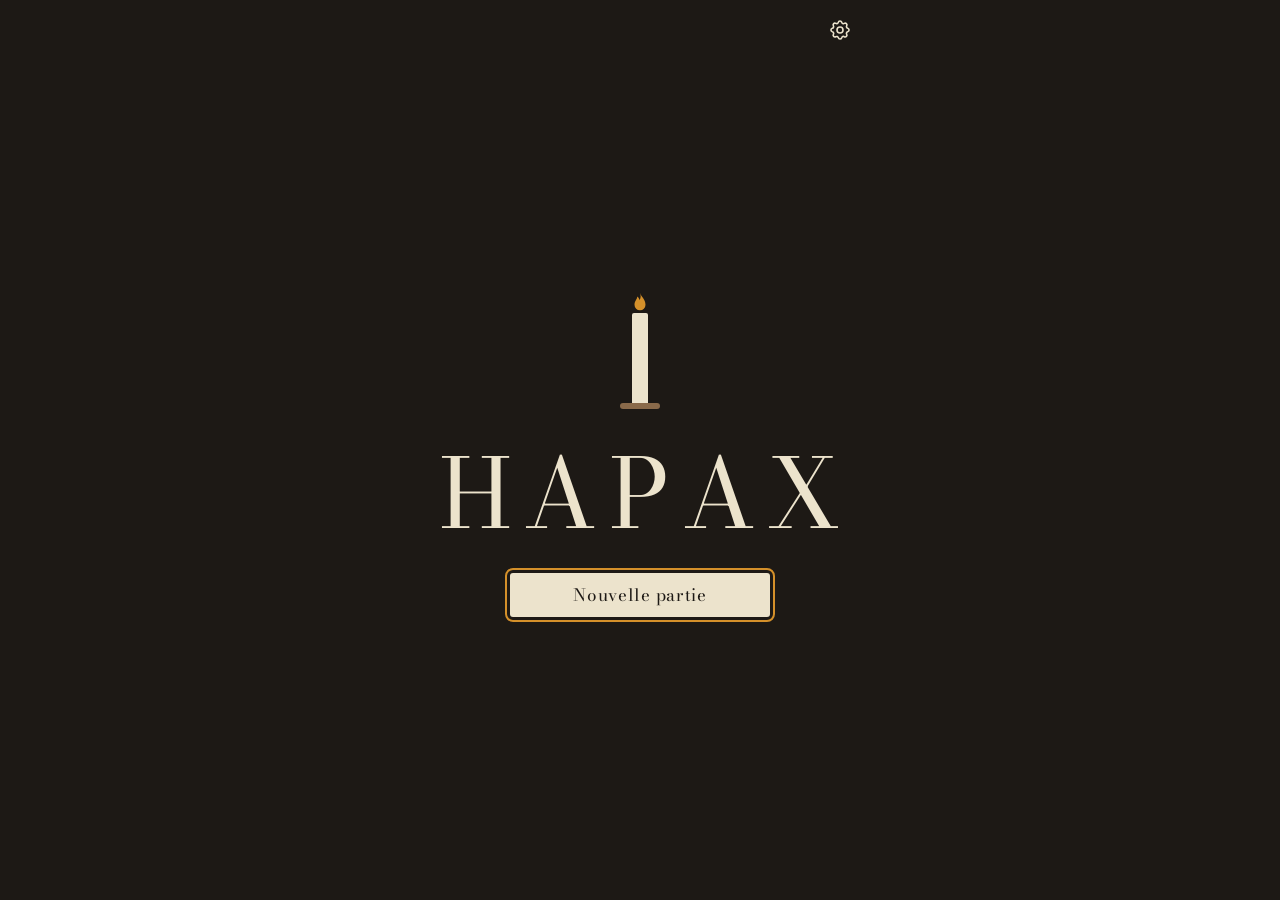
<file: index.html>
<!DOCTYPE html>
<html lang="fr">
<head>
<meta charset="utf-8">
<meta name="viewport" content="width=device-width, initial-scale=1, viewport-fit=cover, user-scalable=no">
<meta name="theme-color" content="#1d1915">
<title>HAPAX</title>
<link rel="icon" href="favicon.ico" sizes="any">
<link rel="icon" href="favicon.svg" type="image/svg+xml">
<link rel="apple-touch-icon" href="apple-touch-icon.png">
<meta property="og:title" content="HAPAX">
<meta property="og:image" content="og.png">
<link rel="stylesheet" href="js/lib/game.css?v=0.1.0">
<link rel="stylesheet" href="css/style.css?v=0.1.0">
</head>
<body>
<div class="jeu-ecran" id="ecran">

  <!-- Écran titre : pas de sous-titre (section 3) -->
  <section class="ecran titre" id="titre">
    <div class="titre-bougie" id="titre-bougie"></div>
    <h1>HAPAX</h1>
    <nav class="menu">
      <button class="bouton" id="continuer" hidden>Continuer</button>
      <button class="bouton" id="nouvelle">Nouvelle partie</button>
    </nav>
    <button class="icone titre-reglages" id="ouvrir-reglages" aria-label="Réglages">
      <svg viewBox="0 0 24 24" aria-hidden="true"><path d="M10.3 4.3c.4-1.8 2.9-1.8 3.4 0a1.7 1.7 0 0 0 2.6 1.1c1.5-.9 3.3.8 2.4 2.4a1.7 1.7 0 0 0 1 2.5c1.8.5 1.8 3 0 3.4a1.7 1.7 0 0 0-1 2.6c.9 1.5-.9 3.3-2.4 2.4a1.7 1.7 0 0 0-2.6 1c-.5 1.8-3 1.8-3.4 0a1.7 1.7 0 0 0-2.5-1c-1.6.9-3.3-.9-2.4-2.4a1.7 1.7 0 0 0-1.1-2.6c-1.8-.4-1.8-2.9 0-3.4a1.7 1.7 0 0 0 1.1-2.5c-.9-1.6.8-3.3 2.4-2.4 1 .6 2.3.1 2.5-1.1z"/><circle cx="12" cy="12" r="3"/></svg>
    </button>
  </section>

  <!-- Les visiteurs de la nuit : on en garde deux -->
  <section class="ecran visiteurs" id="visiteurs" hidden>
    <h2 class="heure">Trois visiteurs</h2>
    <p class="consigne" id="consigne-visiteurs">Garde-en deux.</p>
    <div class="visiteurs-liste" id="visiteurs-liste"></div>
    <button class="bouton" id="allumer" disabled>Allumer la bougie</button>
  </section>

  <!-- L'heure (la manche) -->
  <section class="ecran table" id="table" hidden>
    <header class="table-tete safe-top">
      <h2 class="heure" id="heure"></h2>
      <button class="icone" id="pause" aria-label="Pause">
        <svg viewBox="0 0 24 24" aria-hidden="true"><path d="M8 5v14M16 5v14"/></svg>
      </button>
    </header>
    <div class="jokers" id="jokers"></div>
    <div class="bureau">
      <div id="bougie"></div>
      <div class="compte">
        <p class="objectif">Il faut <span id="objectif"></span></p>
        <p class="score" id="score">0</p>
        <p class="calcul" id="calcul" aria-live="polite">&nbsp;</p>
      </div>
    </div>
    <div class="page" id="page" aria-live="polite"></div>
    <p class="message" id="message" role="status"></p>
    <div class="main" id="main"></div>
    <div class="gestes safe-bottom">
      <button class="bouton bouton-second" id="froisser">Froisser</button>
      <button class="bouton" id="ecrire">Écrire</button>
    </div>
  </section>

  <!-- La fin de l'heure -->
  <section class="ecran fin" id="fin" hidden>
    <h2 class="heure" id="fin-heure"></h2>
    <p class="fin-verdict" id="fin-verdict"></p>
    <p class="fin-score" id="fin-score"></p>
    <nav class="menu">
      <button class="bouton" id="autre-nuit">Une autre nuit</button>
      <button class="bouton bouton-second" id="fin-titre">Écran titre</button>
    </nav>
  </section>
</div>

<!-- Les boîtes de dialogue sont rattachées au body (section 17) -->
<dialog id="dialogue-pause" aria-label="Pause">
  <h2>Pause</h2>
  <div class="menu">
    <button class="bouton" id="reprendre">Reprendre</button>
    <button class="bouton bouton-second" id="pause-reglages">Réglages</button>
    <button class="bouton bouton-second" id="quitter">Écran titre</button>
  </div>
</dialog>

<dialog id="dialogue-reglages" aria-label="Réglages">
  <h2>Réglages</h2>
  <label class="curseur">Effets <input type="range" id="vol-effets" min="0" max="100" step="10"></label>
  <button class="bouton bouton-second" id="plein-ecran" hidden>Plein écran</button>
  <hr>
  <p class="version" id="version">v…</p>
  <details>
    <summary>Dernières versions</summary>
    <div id="changelog"></div>
  </details>
  <div class="menu">
    <button class="bouton bouton-second" id="exporter">Exporter la sauvegarde</button>
    <button class="bouton bouton-second" id="importer">Importer une sauvegarde</button>
  </div>
  <p class="liens"><a href="labo.html">Labo</a> · <a href="atelier.html">Atelier</a></p>
  <form method="dialog"><button class="bouton">Fermer</button></form>
</dialog>

<dialog id="dialogue-confirmer" aria-label="Confirmer">
  <p>Une nuit est en cours. La remplacer ?</p>
  <form method="dialog" class="menu">
    <button class="bouton" value="oui">Nouvelle partie</button>
    <button class="bouton bouton-second" value="non">Annuler</button>
  </form>
</dialog>

<div class="jeu-toast" id="toast" role="status" hidden></div>
<script type="module" src="js/main.js?v=0.1.0"></script>
</body>
</html>
</file>
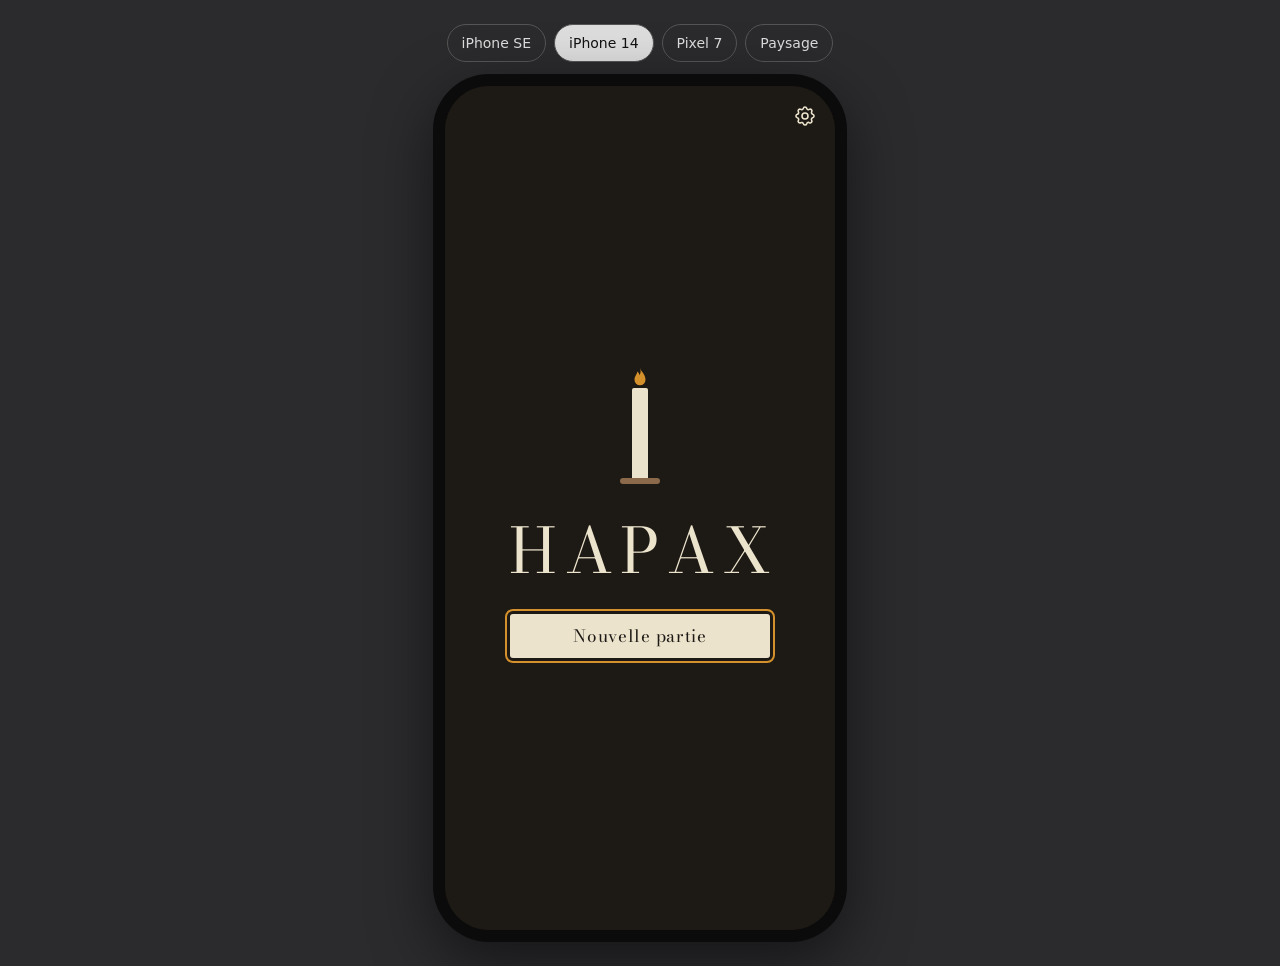
<file: apercu.html>
<!DOCTYPE html>
<html lang="fr">
<head>
<meta charset="utf-8">
<meta name="viewport" content="width=device-width, initial-scale=1">
<title>Aperçu téléphone — HAPAX</title>
<link rel="icon" href="favicon.svg" type="image/svg+xml">
<style>
  /* L'aperçu (section 20) : le jeu dans une iframe à la VRAIE taille d'un
     téléphone, jamais réduit par transform: scale() (qui ment sur les media
     queries, innerWidth et la taille des cibles). Sur une fenêtre trop
     courte, la page défile : le châssis ne rétrécit jamais. */
  html, body { margin: 0; min-height: 100%; background: #2b2b2e; font: 14px system-ui, sans-serif; color: #ddd; }
  body { display: grid; justify-items: center; gap: 12px; padding: 24px 12px; }
  .chassis { padding: 12px; border-radius: 56px; background: #0b0b0c; box-shadow: 0 20px 60px rgba(0,0,0,.5); }
  iframe { display: block; border: 0; border-radius: 44px; background: #000; }
  nav { display: flex; gap: 8px; flex-wrap: wrap; justify-content: center; }
  nav a { color: inherit; padding: 10px 14px; border: 1px solid #555; border-radius: 22px; text-decoration: none; }
  nav a[aria-current] { background: #ddd; color: #111; }
</style>
</head>
<body>
<nav id="formats"></nav>
<div class="chassis"><iframe id="jeu" title="HAPAX" allow="gamepad; fullscreen; autoplay"></iframe></div>
<script>
  const FORMATS = {
    'iphone-se': { w: 375, h: 667, nom: 'iPhone SE' },
    'iphone-14': { w: 390, h: 844, nom: 'iPhone 14' },
    'pixel-7': { w: 412, h: 915, nom: 'Pixel 7' },
    'paysage': { w: 844, h: 390, nom: 'Paysage' },
  };
  const p = new URLSearchParams(location.search);
  const choix = FORMATS[p.get('format')] ? p.get('format') : 'iphone-14';
  const f = FORMATS[choix];
  const jeu = document.getElementById('jeu');
  jeu.width = f.w; jeu.height = f.h;
  const cible = new URLSearchParams(location.search); cible.delete('format');
  jeu.src = 'index.html' + (cible.toString() ? '?' + cible : '');
  document.getElementById('formats').innerHTML = Object.entries(FORMATS).map(([k, v]) =>
    `<a href="?format=${k}"${k === choix ? ' aria-current="true"' : ''}>${v.nom}</a>`).join('');
</script>
</body>
</html>
</file>
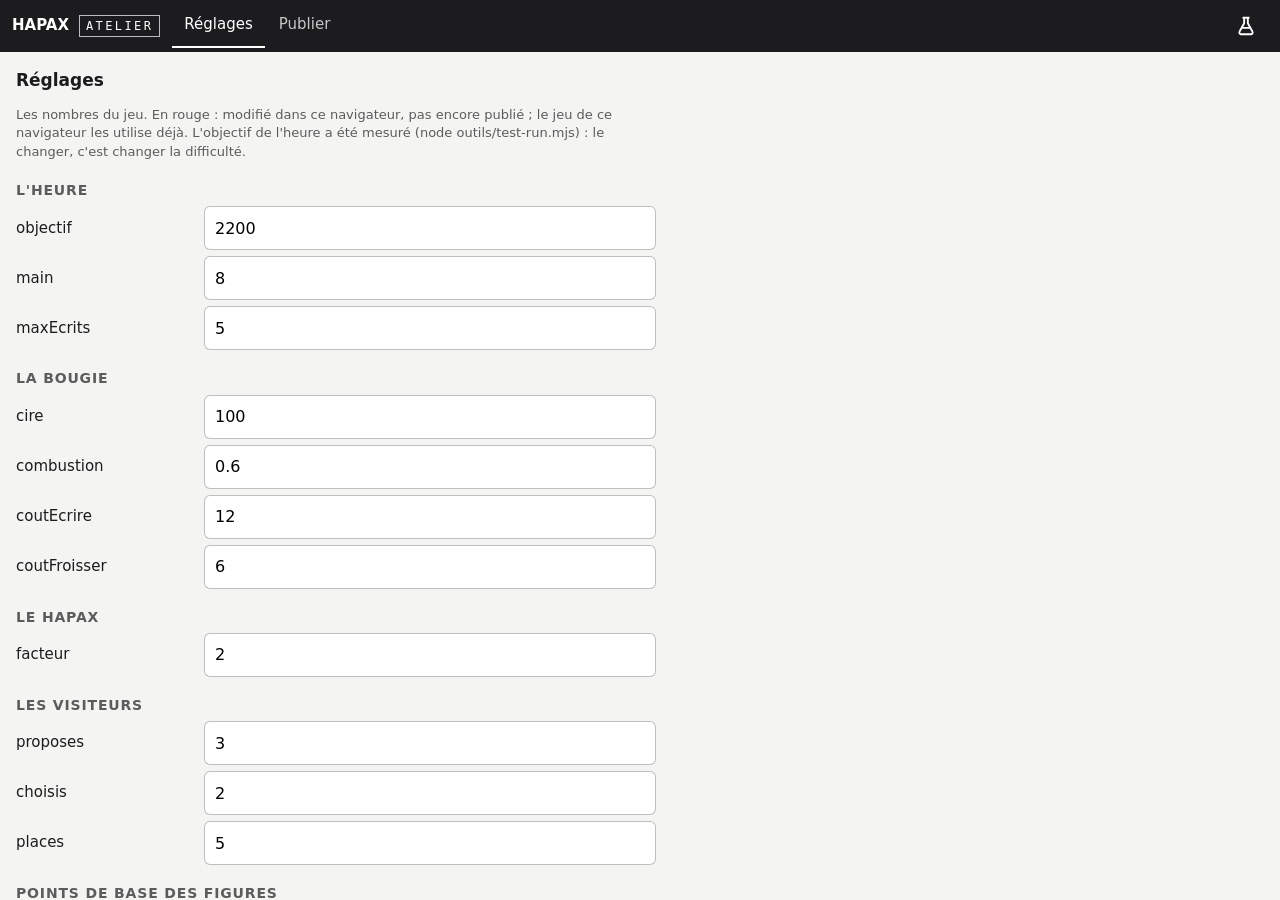
<file: atelier.html>
<!DOCTYPE html>
<html lang="fr">
<head>
<meta charset="utf-8">
<meta name="viewport" content="width=device-width, initial-scale=1, viewport-fit=cover">
<title>Atelier — HAPAX</title>
<link rel="icon" href="favicon-atelier.svg" type="image/svg+xml">
<link rel="stylesheet" href="css/atelier.css?v=0.1.0">
</head>
<body>
<div class="atelier">
  <header class="at-head">
    <a class="at-back" href="./"><span>HAPAX</span><span class="at-badge">ATELIER</span></a>
    <nav class="at-tabs" id="onglets"></nav>
    <span class="at-pending" id="a-publier"></span>
    <a class="at-tool" href="labo.html" aria-label="Labo" title="Labo">
      <svg viewBox="0 0 24 24" aria-hidden="true"><path d="M9 3h6M10 3v6l-5 9a2 2 0 0 0 2 3h10a2 2 0 0 0 2-3l-5-9V3M7.5 14h9"/></svg>
    </a>
  </header>
  <main class="at-work" id="travail"></main>
</div>
<div class="at-toast" id="toast" role="status" hidden></div>
<script type="module" src="js/atelier.js?v=0.1.0"></script>
</body>
</html>
</file>
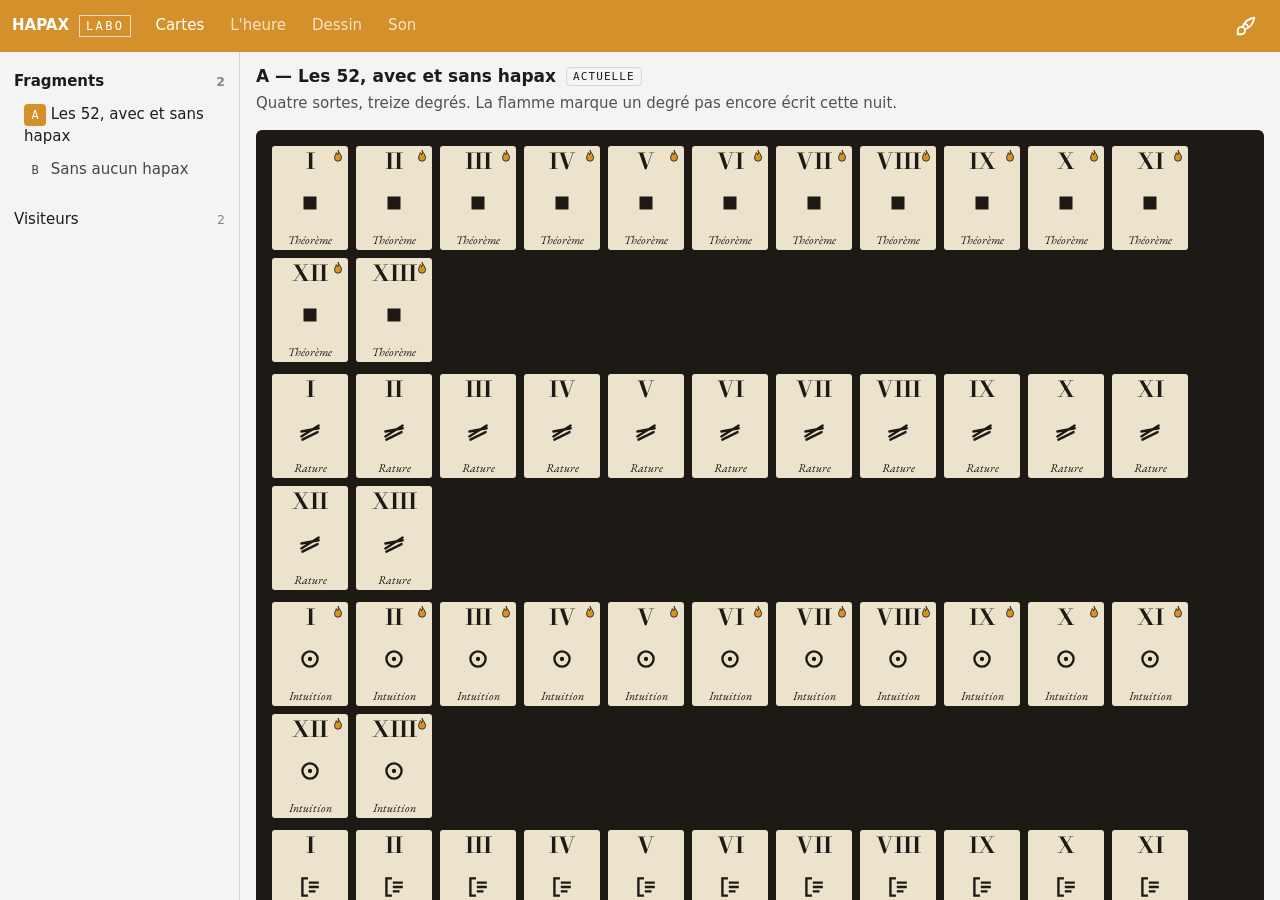
<file: labo.html>
<!DOCTYPE html>
<html lang="fr">
<head>
<meta charset="utf-8">
<meta name="viewport" content="width=device-width, initial-scale=1, viewport-fit=cover">
<title>Labo — HAPAX</title>
<link rel="icon" href="favicon-labo.svg" type="image/svg+xml">
<link rel="stylesheet" href="js/lib/labo-shell.css?v=0.1.0">
<link rel="stylesheet" href="css/style.css?v=0.1.0">
<style>
  /* Le labo montre les éléments du jeu sur la nuit du jeu */
  .scene { background: var(--jeu-fond); color: var(--jeu-encre); font-family: var(--jeu-police); padding: 16px; border-radius: 6px; display: grid; gap: 12px; }
  .scene .rangee { display: flex; flex-wrap: wrap; gap: 8px; align-items: flex-end; }
  .scene .rangee .fragment { width: 72px; }
  .scene .rangee .joker { width: 150px; }
  .scene figure { margin: 0; display: grid; justify-items: center; gap: 4px; font-size: 13px; }
  .scene .table { height: auto; padding: 0; }
  .nuancier { display: grid; grid-template-columns: repeat(auto-fill, minmax(140px, 1fr)); gap: 8px; }
  .nuancier div { padding: 12px; border-radius: 6px; font: 13px ui-monospace, monospace; }
  .labo-stage button.essai { min-height: 44px; padding: 0 14px; margin: 0 6px 6px 0; border: 1px solid rgba(0,0,0,.2); border-radius: 6px; background: #fff; font: inherit; }
  table.contraste { border-collapse: collapse; font: 13px ui-monospace, monospace; }
  table.contraste td, table.contraste th { border: 1px solid rgba(0,0,0,.12); padding: 6px 8px; text-align: center; }
</style>
</head>
<body>
<div id="labo"></div>
<script type="module" src="js/labo.js?v=0.1.0"></script>
</body>
</html>
</file>
<file: js/lib/game.css>
/* ─── Base CSS d'un jeu — partagé entre les jeux ───────────────────────────
   Source de vérité : supershivas/game-system/modules/game.css
   Applique la section 7 de CONVENTIONS.md : écran à hauteur fixe (100dvh),
   aucun geste laissé au navigateur, pixels nets, survol réservé aux souris,
   zones sûres des téléphones, saisie à 16 px (pas de zoom iOS), mouvement
   réduit respecté.

   Ce fichier ne porte AUCUNE couleur ni police : l'identité est au jeu
   (design system des jeux, à définir). Il lit des variables, avec des
   valeurs de repli :
     --jeu-fond  --jeu-encre  --jeu-accent  --jeu-police  --jeu-cible (44px)
   Classes : .jeu-ecran (conteneur plein écran), .jeu-canvas, .jeu-toast,
   .jeu-cache, .safe-top, .safe-bottom.
   ─────────────────────────────────────────────────────────────────────────── */

*, *::before, *::after { box-sizing: border-box; }

html, body {
  margin: 0;
  height: 100%;
  background: var(--jeu-fond, #000);
  color: var(--jeu-encre, #fff);
  font-family: var(--jeu-police, system-ui, sans-serif);
  overscroll-behavior: none;          /* pas de rechargement en tirant vers le bas */
  -webkit-text-size-adjust: 100%;
}

body {
  overflow: hidden;
  -webkit-user-select: none;
  user-select: none;                  /* pas de sélection de texte en jouant */
  -webkit-touch-callout: none;        /* pas de loupe ni de menu sur appui long (iOS) */
  -webkit-tap-highlight-color: transparent;
}

/* Le conteneur du jeu : toute la hauteur visible, barres mobiles comprises */
.jeu-ecran {
  position: fixed;
  inset: 0;
  height: 100dvh;
  overflow: hidden;
  touch-action: none;                 /* ni pince, ni défilement, ni double toucher */
}

.jeu-canvas,
canvas.pixel {
  image-rendering: pixelated;
  image-rendering: crisp-edges;
  display: block;
}

/* Les champs de saisie gardent la sélection, et 16 px pour éviter le zoom iOS */
input, textarea, select, [contenteditable="true"] {
  -webkit-user-select: text;
  user-select: text;
}
@media (max-width: 768px) {
  input:not([type]), input[type="text"], input[type="number"], input[type="search"],
  input[type="password"], input[type="url"], textarea, select {
    font-size: 16px !important;
  }
}

/* Cibles tactiles */
button, [role="button"], .cible {
  min-width: var(--jeu-cible, 44px);
  min-height: var(--jeu-cible, 44px);
  touch-action: manipulation;
}
button { font: inherit; color: inherit; cursor: pointer; }

/* Le survol ne porte aucune information : seulement pour les vraies souris */
@media (hover: none) {
  button:active { opacity: .7; }
}

/* Zones sûres (encoche, barre d'accueil) */
.safe-top { padding-top: env(safe-area-inset-top, 0px); }
.safe-bottom { padding-bottom: env(safe-area-inset-bottom, 0px); }

/* Boîtes de dialogue natives : toujours rattachées au body */
dialog { max-width: min(92vw, 520px); max-height: 90dvh; overflow: auto; }
dialog::backdrop { background: rgba(0, 0, 0, .6); }

/* Toast (mise à jour, sauvegarde importée…) */
.jeu-toast {
  position: fixed;
  left: 50%;
  bottom: calc(16px + env(safe-area-inset-bottom, 0px));
  transform: translateX(-50%);
  padding: 10px 16px;
  background: var(--jeu-encre, #fff);
  color: var(--jeu-fond, #000);
  font-size: 14px;
  z-index: 1000;
  pointer-events: none;
  transition: opacity .3s;
}
.jeu-toast[hidden] { display: block; opacity: 0; }

.jeu-cache { position: absolute !important; width: 1px; height: 1px; overflow: hidden; clip: rect(0 0 0 0); }

@media (prefers-reduced-motion: reduce) {
  *, *::before, *::after { animation-duration: .01ms !important; transition-duration: .01ms !important; }
}
</file>
<file: css/style.css>
/* L'habillage du jeu : papier, encre, flamme. Les couleurs viennent de
   js/palette.js (posées en variables --jeu-* par main.js au lancement) :
   aucune valeur de couleur ici. Une police d'identité (Bodoni Moda, la
   didone des années 1830) et une police de texte (EB Garamond), toutes deux
   dans fonts/ (section 5). */

@font-face { font-family: 'Bodoni Moda'; src: url('../fonts/bodoni-moda-latin-400-normal.woff2') format('woff2'); font-weight: 400; font-display: block; }
@font-face { font-family: 'Bodoni Moda'; src: url('../fonts/bodoni-moda-latin-700-normal.woff2') format('woff2'); font-weight: 700; font-display: block; }
@font-face { font-family: 'Bodoni Moda'; src: url('../fonts/bodoni-moda-latin-400-italic.woff2') format('woff2'); font-weight: 400; font-style: italic; font-display: block; }
@font-face { font-family: 'EB Garamond'; src: url('../fonts/eb-garamond-latin-400-normal.woff2') format('woff2'); font-weight: 400; font-display: swap; }
@font-face { font-family: 'EB Garamond'; src: url('../fonts/eb-garamond-latin-400-italic.woff2') format('woff2'); font-weight: 400; font-style: italic; font-display: swap; }
@font-face { font-family: 'EB Garamond'; src: url('../fonts/eb-garamond-latin-600-normal.woff2') format('woff2'); font-weight: 600; font-display: swap; }

:root {
  --jeu-cible: 44px;
  --jeu-police: 'EB Garamond', Georgia, serif;
  --titre-police: 'Bodoni Moda', 'Didot', Georgia, serif;
  /* Échelle déclarée une fois (section 5) */
  --pas: 8px;
  --t-s: 14px; --t-m: 17px; --t-l: 22px; --t-xl: 34px; --t-titre: clamp(48px, 16vmin, 96px);
  --rayon: 3px;
  --trait: 1px;
  --duree: .18s;
  --largeur: 460px;   /* la colonne du jeu : un téléphone, aussi sur bureau */
}

body { font-size: var(--t-m); }
.jeu-ecran { display: grid; justify-items: center; }

.ecran {
  width: min(100%, var(--largeur));
  height: 100dvh;
  padding: 0 calc(var(--pas) * 2);
}
.ecran[hidden] { display: none; }

/* ─── Communs ─────────────────────────────────────────────────────────────── */
.bouton {
  min-height: var(--jeu-cible);
  padding: 0 calc(var(--pas) * 2.5);
  background: var(--jeu-papier); color: var(--jeu-ecriture);
  border: 0; border-radius: var(--rayon);
  font-family: var(--titre-police); font-size: var(--t-m); letter-spacing: .04em;
}
.bouton-second { background: none; color: var(--jeu-encre); box-shadow: inset 0 0 0 var(--trait) var(--jeu-encre); }
.bouton:disabled { opacity: .45; cursor: default; }
.bouton:focus-visible, .icone:focus-visible, .fragment:focus-visible, .joker:focus-visible { outline: 2px solid var(--jeu-accent); outline-offset: 3px; }
@media (hover: hover) {
  .bouton:not(:disabled):hover { box-shadow: inset 0 0 0 2px var(--jeu-accent); }
  .fragment:hover, button.joker:hover { box-shadow: 0 0 0 2px var(--jeu-ombre); }
}
.icone { display: grid; place-items: center; width: var(--jeu-cible); height: var(--jeu-cible); padding: 0; background: none; border: 0; color: var(--jeu-encre); }
.icone svg { width: 24px; height: 24px; fill: none; stroke: currentColor; stroke-width: 1.6; stroke-linecap: round; stroke-linejoin: round; }
.menu { display: grid; gap: var(--pas); min-width: min(260px, 80vw); }
.heure { margin: 0; font: italic 400 var(--t-l)/1.2 var(--titre-police); color: var(--jeu-encre); }
.consigne { margin: 0; font-style: italic; }

/* ─── Écran titre ─────────────────────────────────────────────────────────── */
.titre { display: grid; place-content: center; justify-items: center; gap: calc(var(--pas) * 4); position: relative; }
.titre h1 { margin: 0; font: 400 var(--t-titre)/1 var(--titre-police); letter-spacing: .12em; padding-left: .12em; }
.titre-reglages { position: absolute; top: calc(var(--pas) + env(safe-area-inset-top, 0px)); right: var(--pas); }
.titre-bougie .bougie { --haut: 90px; }

/* ─── Visiteurs ───────────────────────────────────────────────────────────── */
.visiteurs { display: grid; align-content: center; justify-items: center; gap: calc(var(--pas) * 2); text-align: center; }
.visiteurs-liste { display: grid; gap: var(--pas); width: 100%; }

/* ─── Un visiteur ─────────────────────────────────────────────────────────── */
.joker {
  display: grid; align-content: start; gap: 2px;
  padding: 6px 8px; min-width: 0;
  background: none; color: var(--jeu-encre);
  border: var(--trait) solid var(--jeu-ombre); border-radius: var(--rayon);
  text-align: left; font-family: var(--jeu-police);
}
.joker-nom { font: 400 var(--t-s)/1.15 var(--titre-police); }
.joker-effet { font-size: var(--t-s); line-height: 1.2; }
.joker-grand { padding: var(--pas) calc(var(--pas) * 1.5); min-height: 64px; }
.joker-grand .joker-nom { font-size: var(--t-m); }
.joker-note { font-style: italic; font-size: var(--t-s); opacity: .8; }
.joker.est-choisi { border-color: var(--jeu-accent); box-shadow: inset 0 0 0 1px var(--jeu-accent); }
.joker.agit { animation: agit .22s ease-out; border-color: var(--jeu-accent); }
@keyframes agit { 40% { transform: translateY(-4px); } }

/* ─── L'heure ─────────────────────────────────────────────────────────────── */
.table {
  display: grid;
  grid-template-rows: auto auto auto minmax(92px, 1fr) auto auto;
  grid-template-columns: minmax(0, 1fr);
  grid-template-areas: "tete" "jokers" "bureau" "page" "main" "gestes";
  gap: var(--pas);
}
.table-tete { grid-area: tete; display: flex; justify-content: space-between; align-items: center; min-height: var(--jeu-cible); }
.jokers { grid-area: jokers; display: grid; grid-template-columns: repeat(auto-fill, minmax(118px, 1fr)); gap: 6px; min-height: 52px; }

.bureau .bougie { --haut: 80px; }
.bureau { grid-area: bureau; display: grid; grid-template-columns: 56px 1fr; align-items: end; gap: calc(var(--pas) * 2); }
.compte { display: grid; gap: 2px; }
.compte p { margin: 0; }
.objectif { font-style: italic; }
.objectif span { font-style: normal; font-family: var(--titre-police); }
.score { font: 400 var(--t-xl)/1.1 var(--titre-police); font-variant-numeric: tabular-nums; }
.calcul { min-height: 1.4em; font-size: var(--t-l); font-variant-numeric: lining-nums tabular-nums; }  /* Garamond : le × de Bodoni se lit comme un point */
.calcul .nom-figure { font: italic 400 var(--t-m) var(--titre-police); margin-right: .5em; }
.calcul.est-total { color: var(--jeu-accent); }

/* La page : ce qu'on vient d'écrire, le temps de la séquence */
.page { grid-area: page; display: flex; justify-content: center; align-items: flex-start; gap: 6px; min-height: 92px; padding-top: 4px; }
.page .fragment { width: 52px; }
.page .fragment.compte-pas { opacity: .45; }
.page .fragment.marque { box-shadow: 0 0 0 2px var(--jeu-accent); }
.gain { position: absolute; bottom: -22px; left: 0; right: 0; text-align: center; font: 600 var(--t-m)/1 var(--jeu-police); color: var(--jeu-encre); }  /* Garamond : le + de Bodoni se lit comme un point */
.gain.est-hapax { color: var(--jeu-accent); }

.message { grid-area: page; align-self: end; margin: 0; min-height: 1.3em; text-align: center; font-style: italic; font-size: var(--t-s); }

/* La main : deux rangées de quatre */
.main { grid-area: main; display: grid; grid-template-columns: repeat(4, minmax(0, 1fr)); gap: var(--pas); }
.gestes { grid-area: gestes; display: grid; grid-template-columns: 1fr 1fr; gap: var(--pas); padding-bottom: calc(var(--pas) * 2); }
.gestes .bouton { display: grid; line-height: 1.1; padding-top: 4px; padding-bottom: 4px; }
.gestes small { font-family: var(--jeu-police); font-size: var(--t-s); font-style: italic; letter-spacing: 0; opacity: .8; }

/* ─── Un fragment ─────────────────────────────────────────────────────────── */
.fragment {
  position: relative;
  display: grid; grid-template-rows: auto 1fr auto; justify-items: center; align-items: center;
  aspect-ratio: 3 / 4; min-width: 0; padding: 4px 2px;
  background: var(--jeu-papier); color: var(--jeu-ecriture);
  border: 0; border-radius: var(--rayon);
  font-family: var(--jeu-police);
  transition: transform var(--duree) ease-out;
}
.fragment-degre { font: 700 var(--t-l)/1 var(--titre-police); }
.fragment-signe { display: grid; }
.fragment-sorte { font-size: 12px; font-style: italic; line-height: 1; }
.fragment-hapax { position: absolute; top: 3px; right: 3px; display: grid; }
.fragment-hapax svg { fill: var(--jeu-accent); stroke: var(--jeu-ecriture); stroke-width: 1.4; }
.fragment.est-choisi { transform: translateY(-8px); box-shadow: 0 0 0 3px var(--jeu-accent); }
.page .fragment .fragment-sorte { display: none; }
.page .fragment .fragment-degre { font-size: var(--t-m); }

/* ─── La bougie ───────────────────────────────────────────────────────────── */
.bougie { --haut: 120px; --cire: 1; position: relative; width: 56px; height: calc(var(--haut) + 40px); }
.bougie-cierge {
  position: absolute; left: 50%; bottom: 10px; width: 16px; margin-left: -8px;
  height: calc(var(--cire) * var(--haut)); min-height: 2px;
  background: var(--jeu-papier); border-radius: 2px 2px 0 0;
}
.bougie-bougeoir { position: absolute; left: 8px; right: 8px; bottom: 4px; height: 6px; background: var(--jeu-ombre); border-radius: 3px; }
.bougie-flamme {
  position: absolute; left: 50%; margin-left: -11px; bottom: calc(10px + var(--cire) * var(--haut));
  transform-origin: 50% 100%; animation: vacille 1.6s ease-in-out infinite alternate;
}
.bougie-flamme svg { fill: var(--jeu-accent); display: block; }
.bougie.est-basse .bougie-flamme { animation-duration: .35s; }
.bougie.est-eteinte .bougie-flamme { visibility: hidden; }
@keyframes vacille { 0% { transform: scale(1, 1); } 50% { transform: scale(.92, 1.08) skewX(2deg); } 100% { transform: scale(1.04, .94) skewX(-2deg); } }

/* ─── Fin de l'heure ──────────────────────────────────────────────────────── */
.fin { display: grid; align-content: center; justify-items: center; gap: calc(var(--pas) * 2); text-align: center; }
.fin-verdict { margin: 0; font: 400 var(--t-xl)/1.15 var(--titre-police); }
.fin-score { margin: 0 0 calc(var(--pas) * 2); font-style: italic; }

/* ─── Boîtes de dialogue ──────────────────────────────────────────────────── */
dialog {
  background: var(--jeu-fond); color: var(--jeu-encre);
  border: var(--trait) solid var(--jeu-ombre); border-radius: var(--rayon);
  padding: calc(var(--pas) * 3);
}
dialog h2 { margin: 0 0 calc(var(--pas) * 2); font: italic 400 var(--t-l) var(--titre-police); }
dialog hr { border: 0; border-top: var(--trait) solid var(--jeu-ombre); margin: calc(var(--pas) * 2) 0; }
.curseur { display: grid; grid-template-columns: 6em 1fr; align-items: center; min-height: var(--jeu-cible); }
.curseur input { accent-color: var(--jeu-accent); }
#plein-ecran { margin-top: var(--pas); }
.version { margin: 0; font-family: var(--titre-police); }
details { margin: var(--pas) 0 calc(var(--pas) * 2); }
summary { min-height: var(--jeu-cible); display: flex; align-items: center; cursor: pointer; }
#changelog h3 { font-size: var(--t-s); margin: var(--pas) 0 0; }
#changelog ul { margin: 4px 0; padding-left: 1.2em; font-size: var(--t-s); }
.liens { font-size: var(--t-s); }
.liens a { color: inherit; display: inline-block; min-height: var(--jeu-cible); line-height: var(--jeu-cible); }
dialog form { margin-top: calc(var(--pas) * 2); }

/* Écrans courts (paysage, petits téléphones) : on serre */
@media (min-height: 760px) { .bureau .bougie { --haut: 120px; } }
@media (max-height: 640px) {
  .bureau .bougie { --haut: 56px; }
  .score { font-size: var(--t-l); }
  .fragment-sorte { display: none; }
}

/* Paysage bas (téléphone couché, petite fenêtre) : deux colonnes, la main sur une rangée */
@media (orientation: landscape) and (max-height: 560px) {
  .ecran.table { --largeur: 920px; }
  .table {
    grid-template-columns: minmax(0, 1fr) minmax(0, 1.5fr);
    grid-template-rows: auto auto 1fr auto auto;
    grid-template-areas: "tete page" "jokers page" "bureau page" "bureau main" "bureau gestes";
    column-gap: calc(var(--pas) * 3);
  }
  .ecran.table { width: min(100%, var(--largeur)); }
  .main { grid-template-columns: repeat(8, minmax(0, 1fr)); gap: 6px; }
  .jokers { grid-template-columns: repeat(auto-fill, minmax(110px, 1fr)); }
  .page { min-height: 0; align-items: center; }
  .gestes { padding-bottom: var(--pas); }
  .fragment-degre { font-size: var(--t-s); justify-self: start; padding-left: 4px; }
  .visiteurs-liste { grid-template-columns: repeat(3, minmax(0, 1fr)); }
  .visiteurs, .fin { gap: var(--pas); }
  .ecran.visiteurs { --largeur: 820px; width: min(100%, var(--largeur)); }
}
</file>
<file: css/atelier.css>
/* L'Atelier (section 17) : en-tête sombre #1C1C1E, écran à hauteur fixe,
   seule la zone de travail défile. */
* { box-sizing: border-box; }
html, body { margin: 0; height: 100%; }
body { font: 15px/1.45 system-ui, -apple-system, 'Segoe UI', sans-serif; color: #1c1c1e; background: #f4f4f2; }
.atelier { position: fixed; inset: 0; height: 100dvh; display: grid; grid-template-rows: auto 1fr; grid-template-columns: minmax(0, 1fr); }
.at-head { display: flex; align-items: center; gap: 12px; padding: 0 12px; padding-top: env(safe-area-inset-top, 0px); min-height: 52px; background: #1c1c1e; color: #fff; }
.at-back { min-height: 44px; display: flex; gap: 10px; align-items: center; color: inherit; text-decoration: none; font-weight: 600; white-space: nowrap; }
.at-badge { font: 12px/1 ui-monospace, monospace; letter-spacing: .2em; border: 1px solid rgba(255,255,255,.7); padding: 4px 6px; }
.at-tabs { display: flex; gap: 2px; flex: 1; overflow-x: auto; min-width: 0; }
.at-tabs button { min-height: 44px; padding: 0 12px; background: none; border: 0; border-bottom: 2px solid transparent; color: inherit; font: inherit; opacity: .75; cursor: pointer; }
.at-tabs button.is-on { opacity: 1; border-bottom-color: #fff; }
.at-pending { font-size: 13px; white-space: nowrap; }
.at-tool { display: grid; place-items: center; width: 44px; height: 44px; color: inherit; }
.at-tool svg { width: 22px; height: 22px; fill: none; stroke: currentColor; stroke-width: 2; stroke-linecap: round; stroke-linejoin: round; }
.at-work { overflow: auto; padding: 16px; min-height: 0; }
.at-work h2 { font-size: 17px; margin: 0 0 12px; }
.at-row { display: flex; gap: 8px; flex-wrap: wrap; align-items: center; margin-bottom: 12px; }
.at-work button, .at-work select, .at-work input { min-height: 44px; font: inherit; }
.at-work button { padding: 0 14px; border: 1px solid rgba(0,0,0,.2); border-radius: 6px; background: #fff; cursor: pointer; }
.at-work button.primaire { background: #1c1c1e; color: #fff; border-color: #1c1c1e; }
.at-work select, .at-work input[type=text], .at-work input[type=password], .at-work input[type=number] { padding: 0 10px; border: 1px solid rgba(0,0,0,.25); border-radius: 6px; background: #fff; font-size: 16px; }
.at-field { display: grid; grid-template-columns: minmax(10em, 16em) 1fr; gap: 8px; align-items: center; max-width: 640px; margin-bottom: 6px; }
.at-note { font-size: 13px; opacity: .7; max-width: 640px; }
.at-modifie { color: #b3261e; font-weight: 600; }
.at-toast { position: fixed; left: 50%; bottom: 16px; transform: translateX(-50%); background: #1c1c1e; color: #fff; padding: 10px 16px; border-radius: 8px; }
.at-work h3 { font-size: 14px; margin: 18px 0 6px; text-transform: uppercase; letter-spacing: .06em; opacity: .7; }
.at-field { grid-template-columns: minmax(0, 12em) minmax(0, 1fr); }
.at-field input { width: 100%; min-width: 0; }
</file>
<file: js/lib/labo-shell.css>
/* ─── Coquille du Labo — partagé entre les jeux ────────────────────────────
   Source de vérité : supershivas/game-system/modules/labo-shell.css
   Va avec labo-shell.js (section 16 de CONVENTIONS.md). En-tête sur la
   couleur d'accent du jeu (--jeu-accent), écran à hauteur fixe, seule la
   variante défile. Mobile (≤ 768 px) : pas de marge, sujets en puces,
   variantes dans une barre en bas.
   ─────────────────────────────────────────────────────────────────────────── */

.labo {
  --labo-accent: var(--jeu-accent, #c23b3b);
  --labo-fond: var(--labo-fond-page, #f4f4f2);
  --labo-encre: #1c1c1e;
  --labo-trait: rgba(0, 0, 0, .12);
  position: fixed; inset: 0; height: 100dvh;
  display: grid; grid-template-rows: auto auto 1fr auto; grid-template-columns: minmax(0, 1fr);
  background: var(--labo-fond); color: var(--labo-encre);
  font: 15px/1.45 system-ui, -apple-system, 'Segoe UI', sans-serif;
  user-select: none;
}
.labo button { font: inherit; color: inherit; background: none; border: 0; cursor: pointer; min-height: 44px; }
.labo-icon { width: 22px; height: 22px; fill: none; stroke: currentColor; stroke-width: 2; stroke-linecap: round; stroke-linejoin: round; }

.labo-head { display: flex; align-items: center; gap: 12px; padding: 0 12px; min-height: 52px; background: var(--labo-accent); color: #fff; }
.labo-back { min-height: 44px; display: flex; align-items: center; gap: 10px; color: inherit; text-decoration: none; font-weight: 600; white-space: nowrap; }
.labo-badge { font: 12px/1 ui-monospace, 'DM Mono', monospace; letter-spacing: .2em; border: 1px solid rgba(255, 255, 255, .7); padding: 4px 6px; }
.labo-groups { display: flex; gap: 2px; overflow-x: auto; flex: 1; min-width: 0; }
.labo-group { padding: 0 12px; opacity: .75; border-bottom: 2px solid transparent; }
.labo-group.is-on { opacity: 1; border-bottom-color: #fff; }
.labo-tool { display: grid; place-items: center; width: 44px; height: 44px; color: inherit; }

.labo-chips { display: none; }
.labo-body { display: grid; grid-template-columns: 240px 1fr; min-height: 0; }
.labo-side { overflow-y: auto; border-right: 1px solid var(--labo-trait); padding: 8px 0; }
.labo-topic-btn { width: 100%; display: flex; justify-content: space-between; align-items: center; padding: 0 14px; text-align: left; }
.labo-topic-btn small { opacity: .5; }
.labo-topic.is-open > .labo-topic-btn { font-weight: 600; }
.labo-variants { display: grid; padding: 0 0 6px 14px; }
.labo-variant { text-align: left; padding: 0 10px; opacity: .8; }
.labo-variant b { position: relative; display: inline-grid; place-items: center; width: 22px; height: 22px; font: 12px ui-monospace, monospace; border-radius: 4px; }
.labo-variant.is-on { opacity: 1; }
.labo-variant.is-on b { background: var(--labo-accent); color: #fff; }
.labo-variant b.is-kept::after, .labo-letter.is-kept::after { content: ''; position: absolute; width: 5px; height: 5px; border-radius: 50%; background: var(--labo-accent); transform: translate(10px, -10px); }

.labo-main { display: grid; grid-template-rows: auto 1fr; min-height: 0; min-width: 0; }
.labo-info { padding: 12px 16px 4px; }
.labo-info h1 { font-size: 17px; margin: 0; display: flex; gap: 10px; align-items: center; }
.labo-info p { margin: 4px 0 0; opacity: .75; }
.labo-status { font: 11px ui-monospace, monospace; letter-spacing: .1em; text-transform: uppercase; padding: 2px 6px; border: 1px solid var(--labo-trait); border-radius: 4px; }
.labo-status.is-retenue { border-color: var(--labo-accent); color: var(--labo-accent); }
.labo-stage { overflow: auto; padding: 12px 16px; min-height: 0; }
.labo-error { color: #b00020; white-space: pre-wrap; }

.labo-bar { display: flex; align-items: center; justify-content: center; gap: 4px; border-top: 1px solid var(--labo-trait); padding: 0 8px; }
.labo-letters { display: flex; gap: 2px; overflow-x: auto; }
.labo-letter { position: relative; width: 44px; font-family: ui-monospace, monospace !important; border-radius: 6px; }
.labo-letter.is-on { background: var(--labo-accent); color: #fff !important; }
.labo-nav { width: 44px; display: grid; place-items: center; }

@media (min-width: 769px) { .labo-bar { display: none; } }
@media (max-width: 768px) {
  .labo-body { grid-template-columns: 1fr; }
  .labo-side { display: none; }
  .labo-chips { display: flex; gap: 6px; overflow-x: auto; padding: 6px 10px; border-bottom: 1px solid var(--labo-trait); }
  .labo-chip { padding: 0 12px; border: 1px solid var(--labo-trait) !important; border-radius: 22px; white-space: nowrap; }
  .labo-chip.is-on { background: var(--labo-encre); color: #fff; }
  .labo-game { max-width: 30vw; overflow: hidden; text-overflow: ellipsis; }
}
</file>
